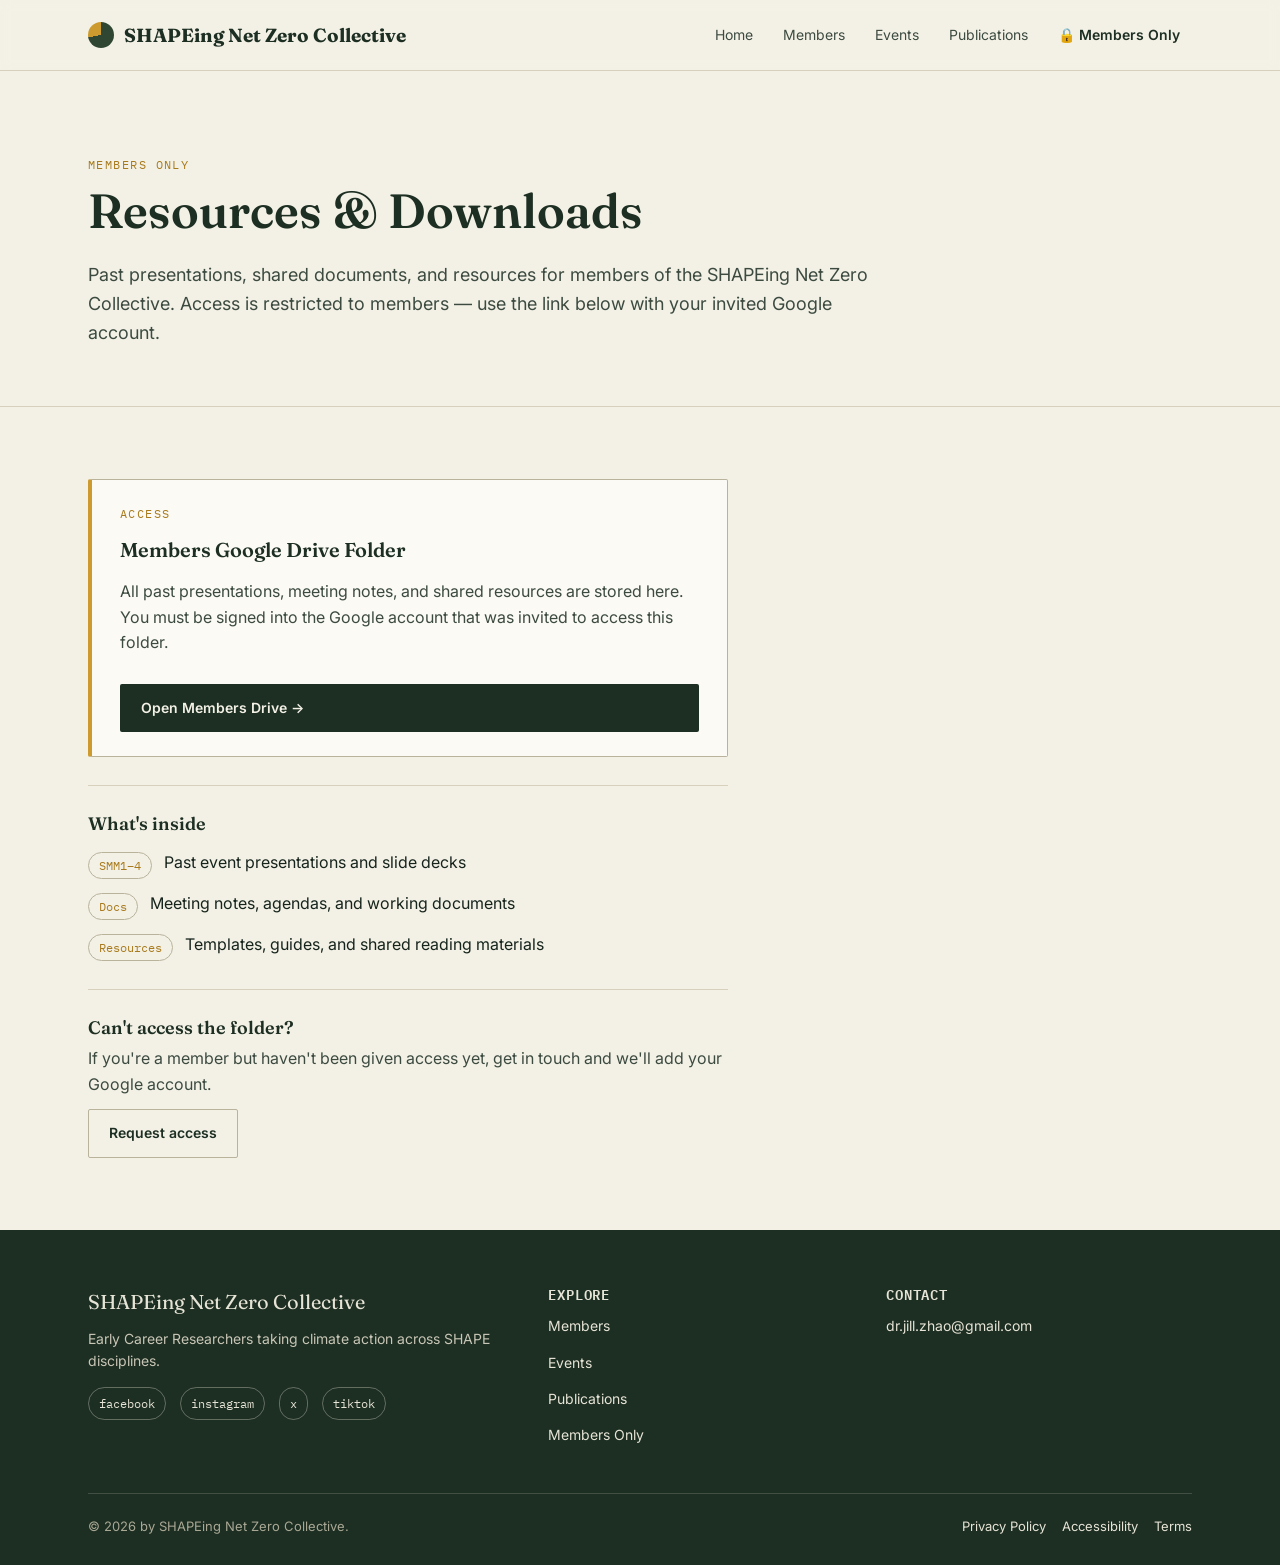
<file: members-only.html>
<!doctype html>
<html lang="en">
<head>
<meta charset="utf-8">
<meta name="viewport" content="width=device-width, initial-scale=1">
<title>Members Only | SHAPEing Net Zero Collective</title>
<link rel="preconnect" href="https://fonts.googleapis.com">
<link href="https://fonts.googleapis.com/css2?family=Fraunces:opsz,wght@9..144,500;9..144,600;9..144,700&family=Inter:wght@400;500;600&family=IBM+Plex+Mono:wght@400;500&display=swap" rel="stylesheet">
<link rel="stylesheet" href="assets/css/style.css">
</head>
<body data-page="members-only">

<header class="site-header">
  <div class="wrap">
    <a class="brand" href="index.html">
      <span class="mark" aria-hidden="true"></span>
      <span data-org-name>SHAPEing Net Zero Collective</span>
    </a>
    <nav class="primary-nav" aria-label="Primary">
      <a href="index.html">Home</a>
      <a href="members.html">Members</a>
      <a href="events.html">Events</a>
      <a href="publications.html">Publications</a>
      <a href="members-only.html" aria-current="page">🔒 Members Only</a>
    </nav>
  </div>
</header>

<section class="hero" style="padding-bottom:40px;">
  <div class="wrap">
    <span class="eyebrow">Members Only</span>
    <h1>Resources &amp; Downloads</h1>
    <p class="lede">Past presentations, shared documents, and resources for members of the SHAPEing Net Zero Collective. Access is restricted to members — use the link below with your invited Google account.</p>
  </div>
</section>

<section>
  <div class="wrap">

    <div style="max-width:640px;">
      <div class="news-card" style="margin-bottom:28px;">
        <span class="eyebrow" style="margin-bottom:4px;">Access</span>
        <h3 style="font-size:20px; margin-bottom:6px;">Members Google Drive Folder</h3>
        <p style="color:var(--ink-soft);">All past presentations, meeting notes, and shared resources are stored here. You must be signed into the Google account that was invited to access this folder.</p>
        <a class="btn btn-primary" href="https://drive.google.com/drive/folders/11j4xEjflLVYGL75iMDT0sov1oW9QiLHV?usp=sharing" target="_blank" rel="noopener">Open Members Drive →</a>
      </div>

      <div style="border-top:1px solid var(--line); padding-top:28px;">
        <h3 style="font-size:18px; margin-bottom:16px;">What's inside</h3>
        <ul style="list-style:none; padding:0; margin:0; display:grid; gap:12px;">
          <li style="display:flex; gap:12px; align-items:flex-start;">
            <span style="font-family:var(--mono); font-size:12px; color:var(--amber-deep); border:1px solid var(--line-strong); border-radius:999px; padding:3px 10px; white-space:nowrap; margin-top:2px;">SMM1–4</span>
            <span>Past event presentations and slide decks</span>
          </li>
          <li style="display:flex; gap:12px; align-items:flex-start;">
            <span style="font-family:var(--mono); font-size:12px; color:var(--amber-deep); border:1px solid var(--line-strong); border-radius:999px; padding:3px 10px; white-space:nowrap; margin-top:2px;">Docs</span>
            <span>Meeting notes, agendas, and working documents</span>
          </li>
          <li style="display:flex; gap:12px; align-items:flex-start;">
            <span style="font-family:var(--mono); font-size:12px; color:var(--amber-deep); border:1px solid var(--line-strong); border-radius:999px; padding:3px 10px; white-space:nowrap; margin-top:2px;">Resources</span>
            <span>Templates, guides, and shared reading materials</span>
          </li>
        </ul>
      </div>

      <div style="border-top:1px solid var(--line); padding-top:28px; margin-top:28px;">
        <h3 style="font-size:18px; margin-bottom:8px;">Can't access the folder?</h3>
        <p style="color:var(--ink-soft); margin-bottom:12px;">If you're a member but haven't been given access yet, get in touch and we'll add your Google account.</p>
        <a class="btn btn-outline" href="mailto:dr.jill.zhao@gmail.com">Request access</a>
      </div>
    </div>

  </div>
</section>

<footer class="site-footer">
  <div class="wrap">
    <div class="foot-grid">
      <div>
        <div class="brand-line" data-org-name>SHAPEing Net Zero Collective</div>
        <p>Early Career Researchers taking climate action across SHAPE disciplines.</p>
        <div class="social-row" data-social-row></div>
      </div>
      <div>
        <h4>Explore</h4>
        <p><a href="members.html">Members</a></p>
        <p><a href="events.html">Events</a></p>
        <p><a href="publications.html">Publications</a></p>
        <p><a href="members-only.html">Members Only</a></p>
      </div>
      <div>
        <h4>Contact</h4>
        <p><a href="mailto:dr.jill.zhao@gmail.com">dr.jill.zhao@gmail.com</a></p>
      </div>
    </div>
    <div class="legal-row">
      <span data-footer-note></span>
      <div class="legal-links">
        <a href="#">Privacy Policy</a>
        <a href="#">Accessibility</a>
        <a href="#">Terms</a>
      </div>
    </div>
  </div>
</footer>

<script src="assets/js/main.js"></script>
</body>
</html>
</file>
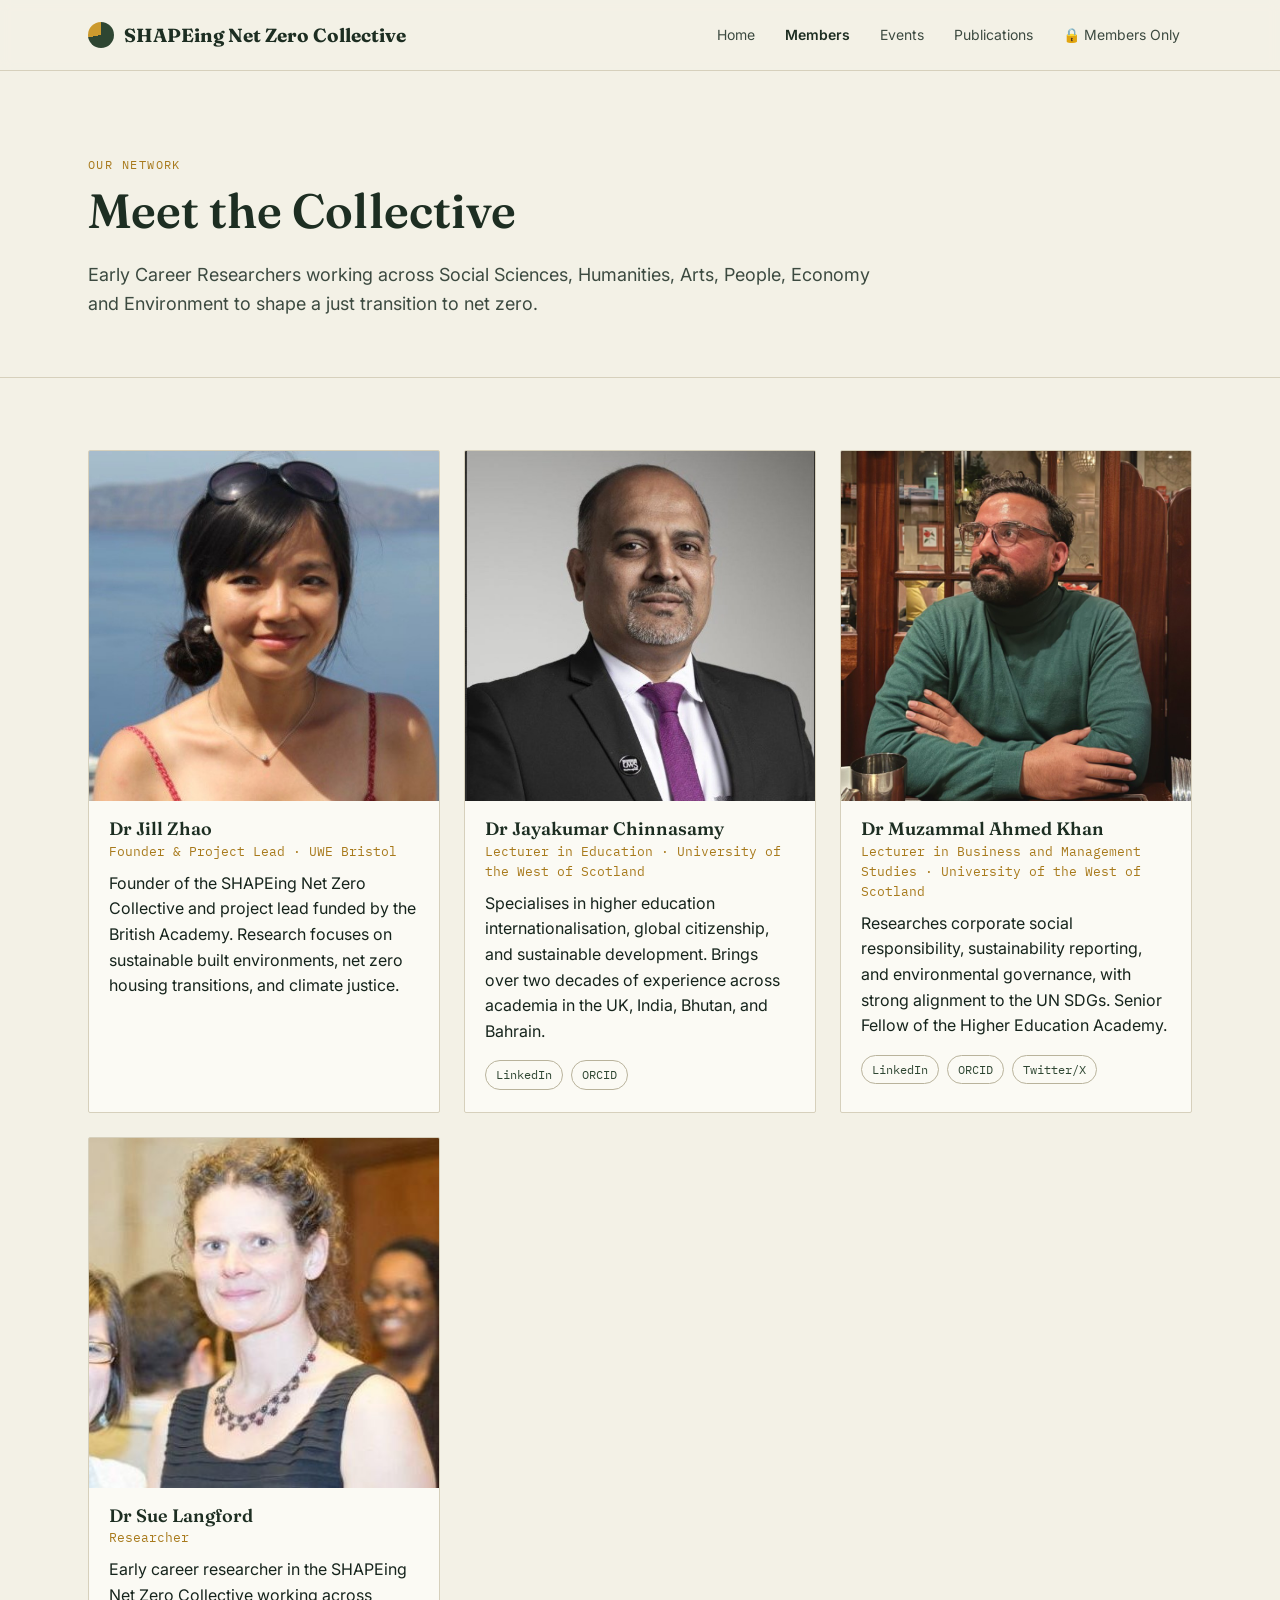
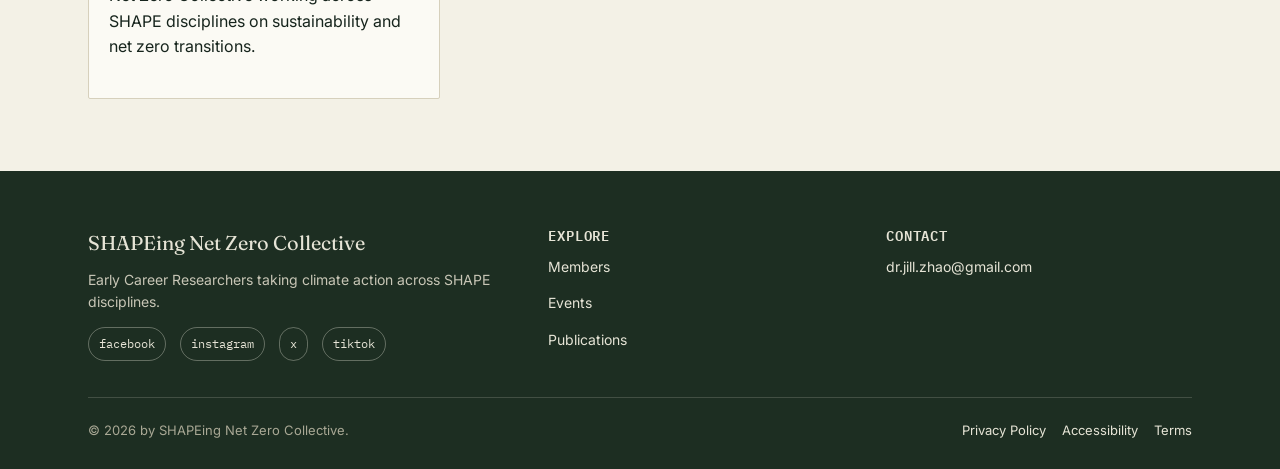
<file: members.html>
<!doctype html>
<html lang="en">
<head>
<meta charset="utf-8">
<meta name="viewport" content="width=device-width, initial-scale=1">
<title>Members | SHAPEing Net Zero Collective</title>
<link rel="preconnect" href="https://fonts.googleapis.com">
<link href="https://fonts.googleapis.com/css2?family=Fraunces:opsz,wght@9..144,500;9..144,600;9..144,700&family=Inter:wght@400;500;600&family=IBM+Plex+Mono:wght@400;500&display=swap" rel="stylesheet">
<link rel="stylesheet" href="assets/css/style.css">
</head>
<body data-page="members">

<header class="site-header">
  <div class="wrap">
    <a class="brand" href="index.html">
      <span class="mark" aria-hidden="true"></span>
      <span data-org-name>SHAPEing Net Zero Collective</span>
    </a>
    <nav class="primary-nav" aria-label="Primary">
      <a href="index.html">Home</a>
      <a href="members.html" aria-current="page">Members</a>
      <a href="events.html">Events</a>
      <a href="publications.html">Publications</a>
      <a href="members-only.html">🔒 Members Only</a>
    </nav>
  </div>
</header>

<section class="hero" style="padding-bottom:40px;">
  <div class="wrap">
    <span class="eyebrow">Our Network</span>
    <h1>Meet the Collective</h1>
    <p class="lede">Early Career Researchers working across Social Sciences, Humanities, Arts, People, Economy and Environment to shape a just transition to net zero.</p>
  </div>
</section>

<section>
  <div class="wrap">
    <div class="card-grid" data-members-grid>
      <p class="empty-note">Loading members…</p>
    </div>
  </div>
</section>

<footer class="site-footer">
  <div class="wrap">
    <div class="foot-grid">
      <div>
        <div class="brand-line" data-org-name>SHAPEing Net Zero Collective</div>
        <p>Early Career Researchers taking climate action across SHAPE disciplines.</p>
        <div class="social-row" data-social-row></div>
      </div>
      <div>
        <h4>Explore</h4>
        <p><a href="members.html">Members</a></p>
        <p><a href="events.html">Events</a></p>
        <p><a href="publications.html">Publications</a></p>
      </div>
      <div>
        <h4>Contact</h4>
        <p><a href="mailto:dr.jill.zhao@gmail.com">dr.jill.zhao@gmail.com</a></p>
      </div>
    </div>
    <div class="legal-row">
      <span data-footer-note></span>
      <div class="legal-links">
        <a href="#">Privacy Policy</a>
        <a href="#">Accessibility</a>
        <a href="#">Terms</a>
      </div>
    </div>
  </div>
</footer>

<script src="assets/js/main.js"></script>
</body>
</html>
</file>
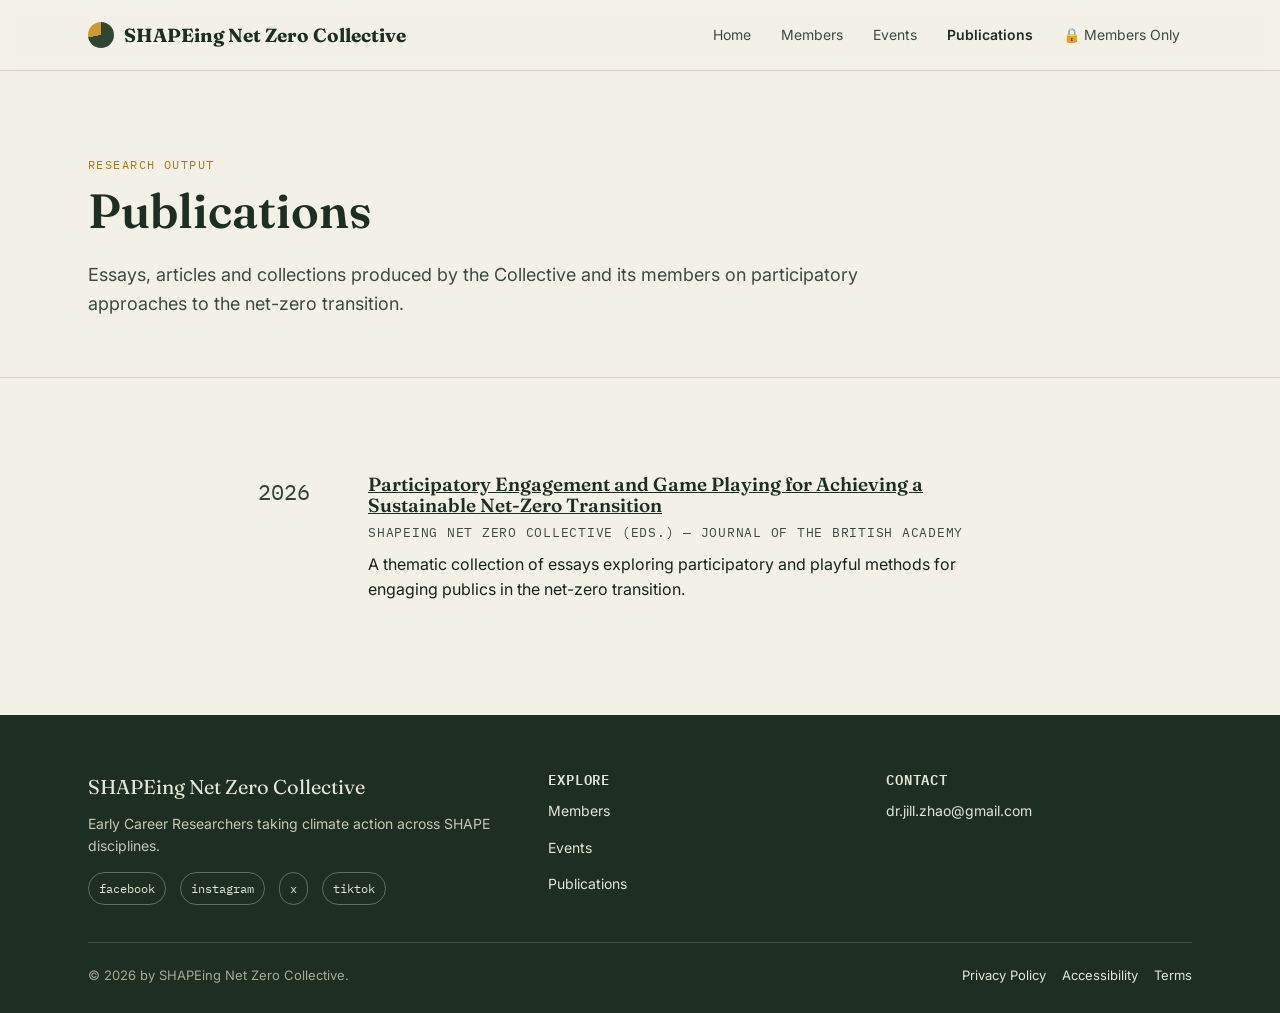
<file: publications.html>
<!doctype html>
<html lang="en">
<head>
<meta charset="utf-8">
<meta name="viewport" content="width=device-width, initial-scale=1">
<title>Publications | SHAPEing Net Zero Collective</title>
<link rel="preconnect" href="https://fonts.googleapis.com">
<link href="https://fonts.googleapis.com/css2?family=Fraunces:opsz,wght@9..144,500;9..144,600;9..144,700&family=Inter:wght@400;500;600&family=IBM+Plex+Mono:wght@400;500&display=swap" rel="stylesheet">
<link rel="stylesheet" href="assets/css/style.css">
</head>
<body data-page="publications">

<header class="site-header">
  <div class="wrap">
    <a class="brand" href="index.html"><span class="mark" aria-hidden="true"></span> <span data-org-name>SHAPEing Net Zero Collective</span></a>
    <nav class="primary-nav" aria-label="Primary">
      <a href="index.html">Home</a>
      <a href="members.html">Members</a>
      <a href="events.html">Events</a>
      <a href="publications.html" aria-current="page">Publications</a>
      <a href="members-only.html">🔒 Members Only</a>
    </nav>
  </div>
</header>

<section class="hero" style="padding-bottom:40px;">
  <div class="wrap" style="grid-template-columns:1fr;">
    <div>
      <span class="eyebrow">Research Output</span>
      <h1 style="max-width:20ch;">Publications</h1>
      <p class="lede">Essays, articles and collections produced by the Collective and its members on participatory approaches to the net-zero transition.</p>
    </div>
  </div>
</section>

<section>
  <div class="wrap" style="max-width:820px;">
    <div data-pub-list></div>
  </div>
</section>

<footer class="site-footer">
  <div class="wrap">
    <div class="foot-grid">
      <div>
        <div class="brand-line" data-org-name>SHAPEing Net Zero Collective</div>
        <p>Early Career Researchers taking climate action across SHAPE disciplines.</p>
        <div class="social-row" data-social-row></div>
      </div>
      <div>
        <h4>Explore</h4>
        <p><a href="members.html">Members</a></p>
        <p><a href="events.html">Events</a></p>
        <p><a href="publications.html">Publications</a></p>
      </div>
      <div>
  <h4>Contact</h4>
        <p><a href="mailto:dr.jill.zhao@gmail.com">dr.jill.zhao@gmail.com</a></p>
      </div>
    </div>
    <div class="legal-row">
      <span data-footer-note></span>
      <div class="legal-links">
        <a href="#">Privacy Policy</a>
        <a href="#">Accessibility</a>
        <a href="#">Terms</a>
      </div>
    </div>
  </div>
</footer>

<script src="assets/js/main.js"></script>
</body>
</html>
</file>
<file: assets/css/style.css>
/* ============================================================
   SHAPEing Net Zero Collective — design tokens
   Paper: warm mineral parchment · Ink: deep forest-black
   Accent: amber (renewal/energy) · Secondary: moss
   Display: Fraunces (editorial serif) · Body: Inter · Utility: IBM Plex Mono
   ============================================================ */

:root{
  --paper: #F3F1E6;
  --paper-raised: #FBFAF4;
  --ink: #16241C;
  --ink-soft: #3C4A40;
  --forest: #2E4632;
  --forest-deep: #1D2E22;
  --moss: #6B8F71;
  --amber: #CC9A2E;
  --amber-deep: #A87A1C;
  --line: #D6D0BC;
  --line-strong: #B9B39C;
  --radius: 2px;
  --max: 1160px;
  --serif: "Fraunces", Georgia, serif;
  --sans: "Inter", -apple-system, BlinkMacSystemFont, "Segoe UI", sans-serif;
  --mono: "IBM Plex Mono", ui-monospace, SFMono-Regular, monospace;
}

*{ box-sizing: border-box; }
html{ scroll-behavior: smooth; }
body{
  margin: 0;
  background: var(--paper);
  color: var(--ink);
  font-family: var(--sans);
  font-size: 16px;
  line-height: 1.6;
  -webkit-font-smoothing: antialiased;
}
img{ max-width: 100%; display: block; }
a{ color: inherit; }
h1,h2,h3,h4{ font-family: var(--serif); font-weight: 600; margin: 0 0 .5em; line-height: 1.1; color: var(--forest-deep); }
p{ margin: 0 0 1em; }
:focus-visible{ outline: 2px solid var(--amber-deep); outline-offset: 3px; }
@media (prefers-reduced-motion: reduce){
  *{ animation: none !important; transition: none !important; scroll-behavior: auto !important; }
}

.wrap{ max-width: var(--max); margin: 0 auto; padding: 0 28px; }
.eyebrow{
  font-family: var(--mono);
  font-size: 12px;
  letter-spacing: .12em;
  text-transform: uppercase;
  color: var(--amber-deep);
  display: block;
  margin-bottom: 10px;
}

/* ---------- header / nav ---------- */
.site-header{
  position: sticky; top: 0; z-index: 40;
  background: rgba(243,241,230,.92);
  backdrop-filter: blur(6px);
  border-bottom: 1px solid var(--line);
}
.site-header .wrap{
  display: flex; align-items: center; justify-content: space-between;
  padding-top: 16px; padding-bottom: 16px; gap: 24px;
}
.brand{
  font-family: var(--serif); font-weight: 700; font-size: 19px;
  text-decoration: none; color: var(--forest-deep);
  display: flex; align-items: center; gap: 10px;
}
.brand .mark{
  width: 26px; height: 26px; border-radius: 50%;
  background: conic-gradient(var(--forest) 0 72%, var(--amber) 72% 100%);
  flex: none;
}
nav.primary-nav{ display: flex; gap: 6px; flex-wrap: wrap; }
nav.primary-nav a{
  text-decoration: none;
  font-size: 14px;
  padding: 8px 12px;
  border-radius: var(--radius);
  color: var(--ink-soft);
  transition: color .15s, background .15s;
}
nav.primary-nav a:hover{ color: var(--forest-deep); background: var(--paper-raised); }
nav.primary-nav a[aria-current="page"]{ color: var(--forest-deep); font-weight: 600; }
.nav-toggle{ display:none; }
@media (max-width: 780px){
  .site-header .wrap{ flex-wrap: wrap; }
  nav.primary-nav{ width: 100%; justify-content: flex-start; }
}

/* ---------- hero ---------- */
.hero{
  padding: 84px 0 64px;
  position: relative;
  overflow: hidden;
  border-bottom: 1px solid var(--line);
}
.hero .wrap{ display: block; }
.hero h1{ font-size: clamp(28px, 3.8vw, 48px); max-width: none; white-space: nowrap; }
.hero .lede{ font-size: 18px; color: var(--ink-soft); max-width: 72ch; }
.chip-row{ display: flex; flex-wrap: wrap; gap: 8px; margin-top: 26px; }
.chip{
  font-family: var(--mono); font-size: 12px; letter-spacing: .04em;
  border: 1px solid var(--line-strong); border-radius: 999px;
  padding: 5px 12px; color: var(--forest);
  background: var(--paper-raised);
}
.rings{ width: 100%; height: auto; }
@media (max-width: 900px){
  .hero h1{ white-space: normal; }
}

/* ---------- buttons ---------- */
.btn{
  display: inline-flex; align-items: center; gap: 8px;
  font-family: var(--sans); font-weight: 600; font-size: 14px;
  padding: 12px 20px; border-radius: var(--radius);
  text-decoration: none; border: 1px solid transparent; cursor: pointer;
  transition: transform .15s, background .15s, border-color .15s;
}
.btn-primary{ background: var(--forest-deep); color: var(--paper); }
.btn-primary:hover{ background: var(--forest); }
.btn-outline{ border-color: var(--line-strong); color: var(--forest-deep); }
.btn-outline:hover{ border-color: var(--forest-deep); background: var(--paper-raised); }

/* ---------- sections ---------- */
section{ padding: 72px 0; }
section.alt{ background: var(--paper-raised); border-top: 1px solid var(--line); border-bottom: 1px solid var(--line); }
.section-head{ max-width: 62ch; margin-bottom: 40px; }
.section-head h2{ font-size: clamp(26px, 3vw, 36px); }

.story-grid{ display: grid; grid-template-columns: 1fr; gap: 28px; }
.story-grid img{ border-radius: var(--radius); border: 1px solid var(--line); max-height: 480px; width: 100%; object-fit: cover; }
@media (max-width: 860px){ .story-grid{ grid-template-columns: 1fr; } }

.news-card{
  border: 1px solid var(--line-strong); border-left: 4px solid var(--amber);
  background: var(--paper-raised); padding: 24px 28px; border-radius: var(--radius);
  display: flex; flex-direction: column; gap: 12px;
}
.news-card time{ font-family: var(--mono); font-size: 12px; color: var(--ink-soft); }

/* ---------- events ---------- */
.event-feature{
  display: grid; grid-template-columns: .8fr 1.2fr; gap: 40px;
  border: 1px solid var(--line-strong); background: var(--paper-raised);
  border-radius: var(--radius); overflow: hidden;
}
.event-feature img{ height: 100%; object-fit: cover; min-height: 220px; }
.event-feature .body{ padding: 32px 32px 32px 0; display: flex; flex-direction: column; justify-content: center; gap: 10px; }
@media (max-width: 780px){
  .event-feature{ grid-template-columns: 1fr; }
  .event-feature .body{ padding: 0 24px 24px; }
}

.timeline{ list-style: none; margin: 0; padding: 0; border-left: 2px solid var(--line-strong); }
.timeline li{
  position: relative; padding: 0 0 34px 30px;
}
.timeline li::before{
  content: attr(data-order);
  position: absolute; left: -19px; top: 0;
  width: 36px; height: 36px; border-radius: 50%;
  background: var(--paper); border: 2px solid var(--forest);
  color: var(--forest-deep); font-family: var(--mono); font-size: 13px;
  display: flex; align-items: center; justify-content: center;
}
.timeline .t-title{ font-weight: 700; color: var(--forest-deep); }
.timeline .t-meta{ font-family: var(--mono); font-size: 13px; color: var(--ink-soft); }

/* ---------- event photo strip ---------- */
.event-photos{
  display: flex; gap: 10px; overflow-x: auto; padding-bottom: 6px; margin-top: 14px;
  scrollbar-width: thin; scrollbar-color: var(--line-strong) transparent;
}
.event-photos::-webkit-scrollbar{ height: 4px; }
.event-photos::-webkit-scrollbar-track{ background: transparent; }
.event-photos::-webkit-scrollbar-thumb{ background: var(--line-strong); border-radius: 99px; }
.event-thumb{
  width: 140px; height: 100px; flex: none;
  object-fit: cover; border-radius: var(--radius);
  border: 1px solid var(--line); cursor: pointer;
  transition: opacity .15s, border-color .15s;
}
.event-thumb:hover{ opacity: .85; border-color: var(--forest); }

/* ---------- lightbox ---------- */
#lightbox{ display:none; position:fixed; inset:0; z-index:200; align-items:center; justify-content:center; }
#lightbox.open{ display:flex; }
.lb-backdrop{ position:absolute; inset:0; background:rgba(22,36,28,.88); }
.lb-frame{
  position:relative; z-index:1; max-width:90vw; max-height:90vh;
  display:flex; align-items:center; justify-content:center;
}
.lb-img{ max-width:90vw; max-height:85vh; object-fit:contain; border-radius:var(--radius); display:block; }
.lb-close{
  position:absolute; top:-40px; right:0;
  background:none; border:none; color:#fff; font-size:22px; cursor:pointer; line-height:1;
}
.lb-nav{ position:absolute; inset:0; display:flex; align-items:center; justify-content:space-between; pointer-events:none; }
.lb-prev, .lb-next{
  pointer-events:all; background:rgba(22,36,28,.55); border:none; color:#fff;
  font-size:32px; line-height:1; padding:12px 16px; cursor:pointer; border-radius:var(--radius);
  transition:background .15s;
}
.lb-prev:hover, .lb-next:hover{ background:rgba(22,36,28,.85); }

/* ---------- grids: members / publications ---------- */
.card-grid{ display: grid; grid-template-columns: repeat(3, 1fr); gap: 24px; }
@media (max-width: 900px){ .card-grid{ grid-template-columns: repeat(2,1fr); } }
@media (max-width: 620px){ .card-grid{ grid-template-columns: 1fr; } }

.member-card{
  border: 1px solid var(--line); background: var(--paper-raised); border-radius: var(--radius);
  overflow: hidden; display:flex; flex-direction: column;
}
.member-card img{ aspect-ratio: 1/1; object-fit: cover; object-position: center top; background: var(--line); }
.member-card .body{ padding: 18px 20px 22px; }
.member-card h3{ font-size: 18px; margin-bottom: 2px; }
.member-role{ font-family: var(--mono); font-size: 12.5px; color: var(--amber-deep); display:block; margin-bottom: 10px; }
.member-links{ display: flex; flex-wrap: wrap; gap: 8px; margin-top: 8px; }
.member-link{ font-family: var(--mono); font-size: 12px; color: var(--forest); border: 1px solid var(--line-strong); border-radius: 999px; padding: 4px 10px; text-decoration: none; }
.member-link:hover{ background: var(--paper); border-color: var(--forest); }

.pub-item{
  padding: 24px 0; border-top: 1px solid var(--line);
  display: grid; grid-template-columns: 90px 1fr; gap: 20px;
}
.pub-item:first-child{ border-top: none; }
.pub-year{ font-family: var(--mono); font-size: 22px; color: var(--forest); }
.pub-outlet{ font-family: var(--mono); font-size: 12.5px; color: var(--ink-soft); text-transform: uppercase; letter-spacing: .06em; }

/* ---------- contact ---------- */
.contact-grid{ display: grid; grid-template-columns: 1fr 1fr; gap: 48px; }
@media (max-width: 800px){ .contact-grid{ grid-template-columns: 1fr; } }
form.contact-form{ display: grid; gap: 14px; }
.form-row{ display: grid; grid-template-columns: 1fr 1fr; gap: 14px; }
@media (max-width: 500px){ .form-row{ grid-template-columns: 1fr; } }
.contact-form label{ font-size: 13px; color: var(--ink-soft); display:block; margin-bottom: 6px; }
.contact-form input, .contact-form textarea{
  width: 100%; font-family: var(--sans); font-size: 15px;
  padding: 11px 13px; border: 1px solid var(--line-strong); border-radius: var(--radius);
  background: var(--paper-raised); color: var(--ink);
}
.contact-form textarea{ min-height: 120px; resize: vertical; }
.form-note{ font-size: 13px; color: var(--ink-soft); margin-top: 10px; }

/* ---------- footer ---------- */
footer.site-footer{
  background: var(--forest-deep); color: #E6E4D6;
  padding: 56px 0 28px;
}
footer.site-footer a{ color: #E6E4D6; text-decoration: none; }
footer.site-footer .foot-grid{
  display: grid; grid-template-columns: 1.4fr 1fr 1fr; gap: 32px;
  padding-bottom: 32px; border-bottom: 1px solid rgba(230,228,214,.18);
}
@media (max-width: 700px){ footer.site-footer .foot-grid{ grid-template-columns: 1fr; } }
footer.site-footer h4{ color: #E6E4D6; font-size: 14px; font-family: var(--mono); letter-spacing: .06em; text-transform: uppercase; margin-bottom: 14px; }
footer.site-footer .brand-line{ font-family: var(--serif); font-size: 20px; margin-bottom: 10px; }
footer.site-footer p{ font-size: 14px; color: #C8C6B6; }
.social-row{ display: flex; gap: 14px; margin-top: 14px; }
.social-row a{ font-family: var(--mono); font-size: 12px; border: 1px solid rgba(230,228,214,.35); padding: 6px 10px; border-radius: 999px; }
.social-row a:hover{ background: rgba(230,228,214,.1); }
.legal-row{ display: flex; flex-wrap: wrap; gap: 18px; justify-content: space-between; padding-top: 22px; font-size: 13px; color: #A9A895; }
.legal-links{ display: flex; gap: 16px; flex-wrap: wrap; }

.empty-note{ font-family: var(--mono); font-size: 13px; color: var(--ink-soft); padding: 18px 0; }
</file>
